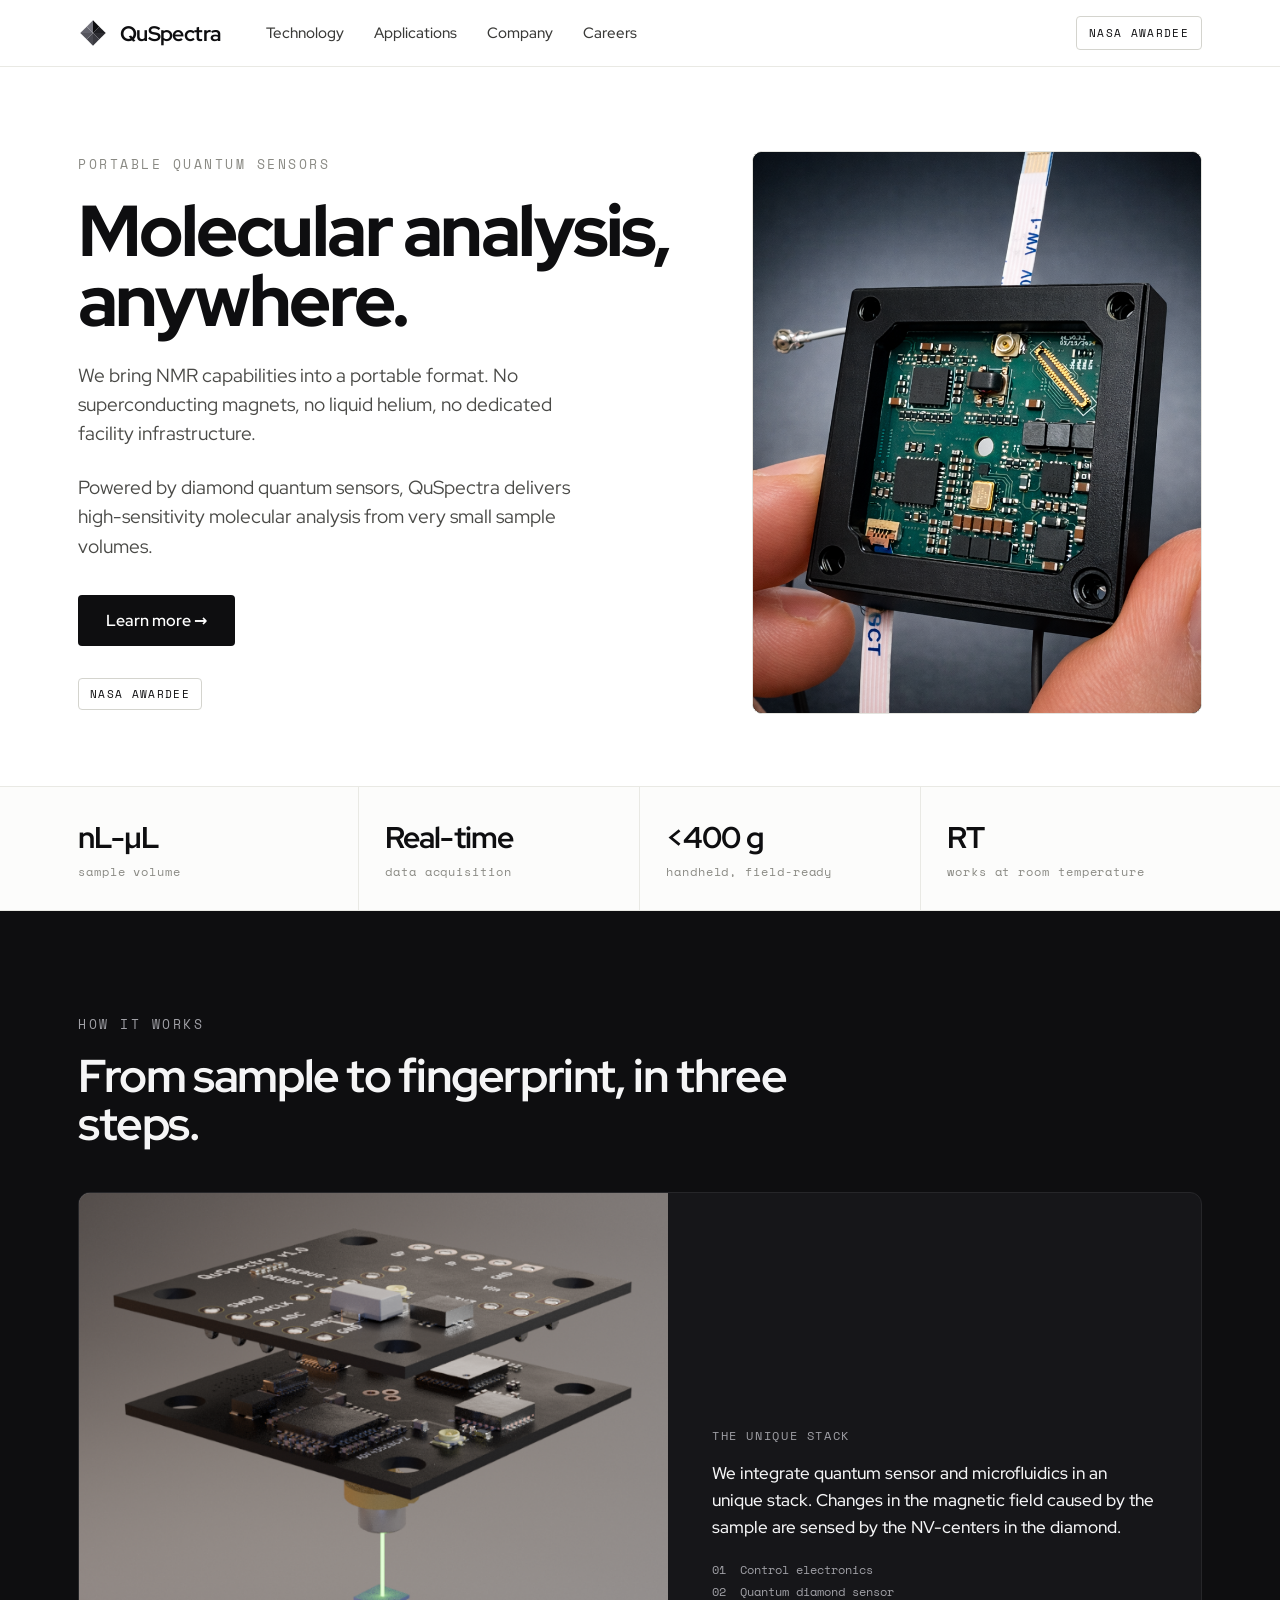
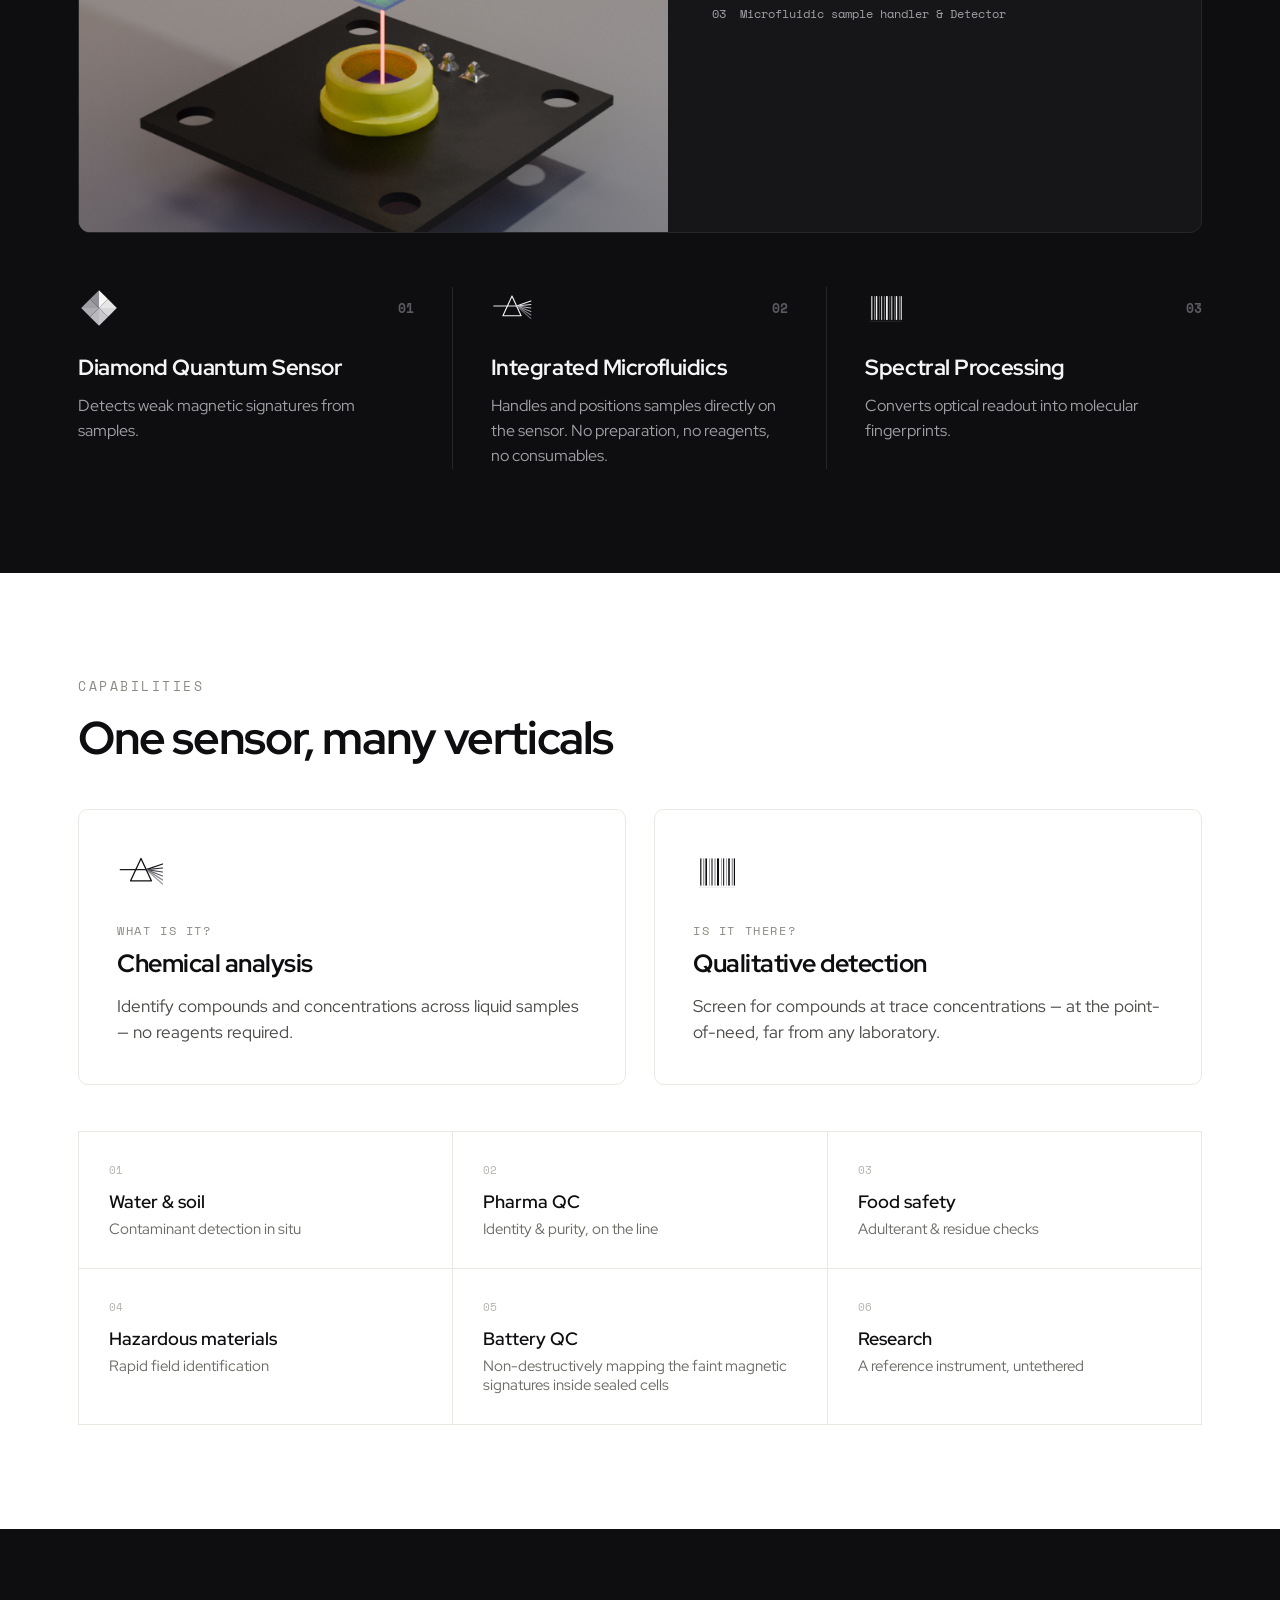
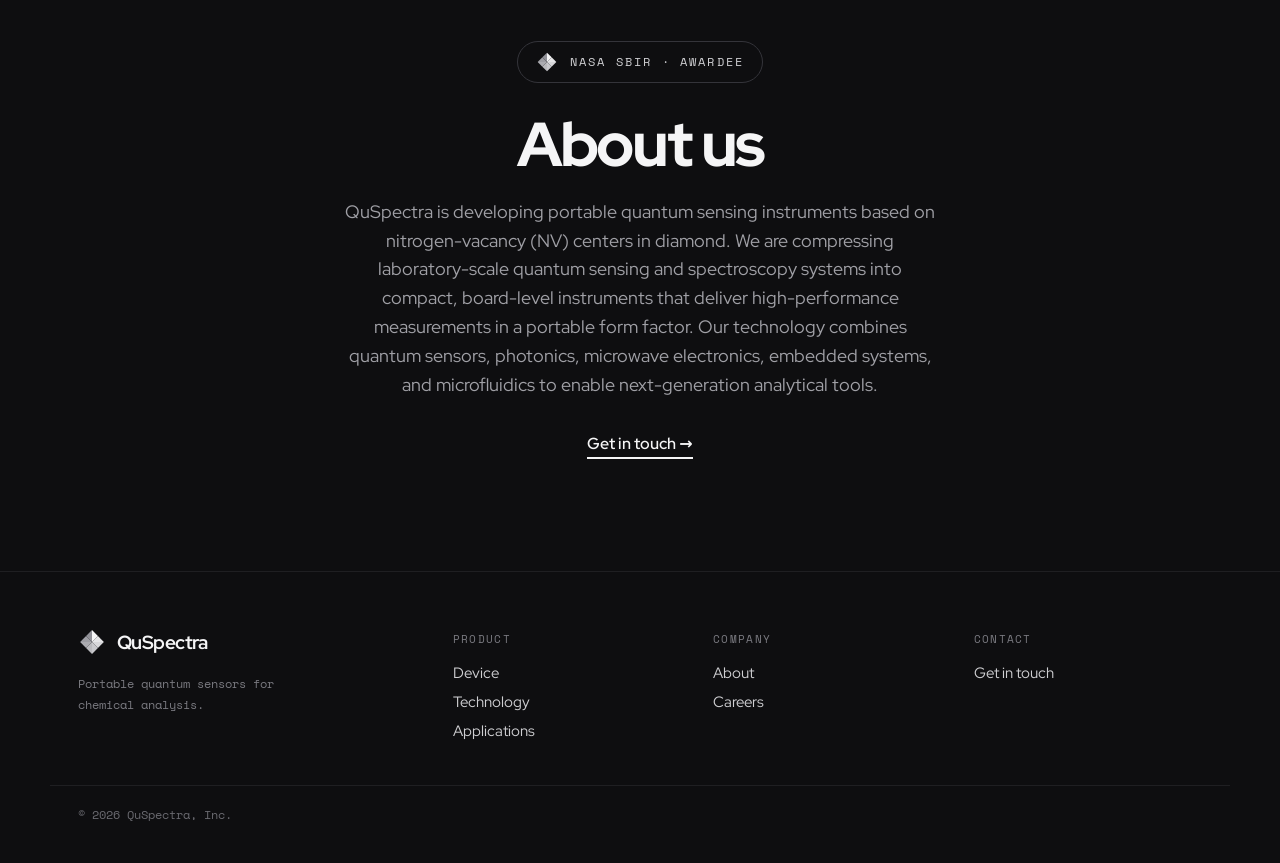
<file: index.html>
<!DOCTYPE html>
<html lang="en">
<head>
  <meta charset="utf-8">
  <meta name="viewport" content="width=device-width, initial-scale=1">
  <title>QuSpectra — Portable quantum sensors</title>
  <meta name="description" content="QuSpectra builds portable quantum sensors that identify chemicals and biomarkers in seconds — quantum spectroscopy in a device that fits in one hand. NASA SBIR awardee.">
  <link rel="icon" type="image/svg+xml" href="icons/facet.svg">
  <link rel="preconnect" href="https://fonts.googleapis.com">
  <link rel="preconnect" href="https://fonts.gstatic.com" crossorigin>
  <link href="https://fonts.googleapis.com/css2?family=Red+Hat+Display:wght@400;500;600;700;800&family=Space+Mono:wght@400;700&display=swap" rel="stylesheet">
  <link rel="stylesheet" href="styles.css">
</head>
<body>

  <!-- NAV -->
  <header class="nav">
    <div class="wrap nav-inner">
      <a href="index.html#top" class="brand">
        <img src="icons/facet.svg" alt="QuSpectra mark" width="30" height="30">
        <span class="brand-name">QuSpectra</span>
      </a>
      <input type="checkbox" id="navToggle" class="nav-toggle" aria-hidden="true">
      <nav class="nav-links">
        <a href="index.html#technology">Technology</a>
        <a href="index.html#applications">Applications</a>
        <a href="index.html#about">Company</a>
        <a href="careers.html">Careers</a>
      </nav>
      <span class="nav-badge">NASA Awardee</span>
      <label for="navToggle" class="nav-burger" role="button" aria-label="Toggle navigation"><span></span><span></span><span></span></label>
    </div>
  </header>

  <!-- HERO -->
  <section id="top" class="wrap hero">
    <div>
      <div class="kicker">Portable quantum sensors</div>
      <h1>Molecular analysis,<br>anywhere.</h1>
      <p class="lede">
        We bring NMR capabilities into a portable format. No superconducting magnets,
        no liquid helium, no dedicated facility infrastructure.
      </p>
      <p class="lede">
        Powered by diamond quantum sensors, QuSpectra delivers high-sensitivity
        molecular analysis from very small sample volumes.
      </p>
      <div class="hero-cta"><a href="#technology" class="btn">Learn more &rarr;</a></div>
      <div class="hero-tags">
        <span class="tag">NASA awardee</span>
      </div>
    </div>
    <div class="hero-media">
      <div class="media-frame">
        <img src="assets/device-front.png" alt="QuSpectra prototype, laser illuminated, held in hand">
      </div>
    </div>
  </section>

  <!-- STATS -->
  <section class="stats">
    <div class="wrap stats-grid">
      <div class="stat"><div class="stat-num">nL-µL</div><div class="stat-label">sample volume</div></div>
      <div class="stat"><div class="stat-num">Real-time</div><div class="stat-label">data acquisition</div></div>
      <div class="stat"><div class="stat-num">&lt;400 g</div><div class="stat-label">handheld, field-ready</div></div>
      <div class="stat"><div class="stat-num">RT</div><div class="stat-label">works at room temperature</div></div>
    </div>
  </section>
  
    <!-- TECHNOLOGY BAND -->
  <section id="technology" class="tech">
    <div class="wrap section">
      <div class="kicker">How it works</div>
      <h2 class="section-title">From sample to fingerprint, in three steps.</h2>
      <div class="tech-card">
        <div class="img-wrap">
          <img src="assets/exploded.png" alt="QuSpectra optical stack, exploded view showing the beam path through the vapor cell">
        </div>
        <div class="tech-text">
          <div class="eyebrow">The unique stack</div>
          <p>We integrate quantum sensor and microfluidics in an unique stack. Changes in the magnetic field caused by the sample are sensed by the NV-centers in the diamond.</p>
          <p class="legend">01&nbsp;&nbsp;Control electronics<br>02&nbsp;&nbsp;Quantum diamond sensor<br>03&nbsp;&nbsp;Microfluidic sample handler &amp; Detector</p>
        </div>
      </div>
      <div class="steps">
        <div class="step">
          <div class="step-head"><img src="icons/facet-white.svg" alt=""><span class="step-no">01</span></div>
          <h3>Diamond Quantum Sensor</h3>
          <p>Detects weak magnetic signatures from samples.</p>
        </div>
        <div class="step">
          <div class="step-head"><img src="icons/prism-white.svg" alt=""><span class="step-no">02</span></div>
          <h3>Integrated Microfluidics</h3>
          <p>Handles and positions samples directly on the sensor. No preparation, no reagents, no consumables.</p>
        </div>
        
        <div class="step">
          <div class="step-head"><img src="icons/spectrum-white.svg" alt=""><span class="step-no">03</span></div>
          <h3>Spectral Processing</h3>
          <p>Converts optical readout into molecular fingerprints.</p>
        </div>
      </div>
    </div>
  </section>


  <!-- CAPABILITIES -->
  <section id="applications" class="wrap section">
    <div class="kicker">Capabilities</div>
    <h2 class="section-title">One sensor, many verticals</h2>
    <div class="caps-grid">
      <div class="card">
        <img class="icon" src="icons/prism.svg" alt="">
        <div class="eyebrow">What is it?</div>
        <h3>Chemical analysis</h3>
        <p>Identify compounds and concentrations across liquid samples— no reagents required.</p>
      </div>
      <div class="card">
        <img class="icon" src="icons/spectrum.svg" alt="">
        <div class="eyebrow">Is it there?</div>
        <h3>Qualitative detection</h3>
        <p>Screen for compounds at trace concentrations — at the point-of-need, far from any laboratory.</p>
      </div>
    </div>
    
     <div class="apps-grid">
        <div class="app"><div class="app-no">01</div><div class="app-name">Water &amp; soil</div><div class="app-desc">Contaminant detection in situ</div></div>
        <div class="app"><div class="app-no">02</div><div class="app-name">Pharma QC</div><div class="app-desc">Identity &amp; purity, on the line</div></div>
        <div class="app"><div class="app-no">03</div><div class="app-name">Food safety</div><div class="app-desc">Adulterant &amp; residue checks</div></div>
        <div class="app"><div class="app-no">04</div><div class="app-name">Hazardous materials</div><div class="app-desc">Rapid field identification</div></div>
        <div class="app"><div class="app-no">05</div><div class="app-name">Battery QC</div><div class="app-desc">Non-destructively mapping the faint magnetic signatures inside sealed cells</div></div>
        <div class="app"><div class="app-no">06</div><div class="app-name">Research</div><div class="app-desc">A reference instrument, untethered</div></div>
  </section>

  
  <!-- CTA -->
  <section id="about" class="cta">
    <div class="cta-inner">
      <div class="cta-badge">
        <img src="icons/facet-white.svg" alt="">
        <span>NASA SBIR &middot; Awardee</span>
      </div>
      <h2>About us</h2>
         <p class="lede">QuSpectra is developing portable quantum sensing instruments based on nitrogen-vacancy (NV) centers in diamond. We are compressing laboratory-scale quantum sensing and spectroscopy systems into compact, board-level instruments that deliver high-performance measurements in a portable form factor. Our technology combines quantum sensors, photonics, microwave electronics, embedded systems, and microfluidics to enable next-generation analytical tools. </p>

      <!-- <p>QuSpectra is developing its portable quantum sensors with support from NASA's Small Business Innovation Research program, building toward instruments that can analyze chemistry anywhere, on Earth and beyond.</p> -->
      <a href="mailto:info@quspectra.com" class="link-underline">Get in touch &rarr;</a>
    </div>
  </section>

  
  <!-- FOOTER -->
  <footer id="company" class="footer">
    <div class="footer-top">
      <div class="footer-brand">
        <div class="footer-brand-row">
          <img src="icons/facet-white.svg" alt="QuSpectra mark">
          <span>QuSpectra</span>
        </div>
        <p>Portable quantum sensors for chemical analysis.</p>
      </div>
      <div class="footer-col">
        <div class="col-title">Product</div>
        <a href="index.html#device">Device</a>
        <a href="index.html#technology">Technology</a>
        <a href="index.html#applications">Applications</a>
      </div>
      <div class="footer-col">
        <div class="col-title">Company</div>
        <a href="index.html#about">About</a>
        <a href="careers.html">Careers</a>
      </div>
      <div class="footer-col">
        <div class="col-title">Contact</div>
        <a href="mailto:info@quspectra.com">Get in touch</a>
      </div>
    </div>
    <div class="footer-bottom">
      <span>© 2026 QuSpectra, Inc.</span>
    </div>
  </footer>

</body>
</html>
</file>
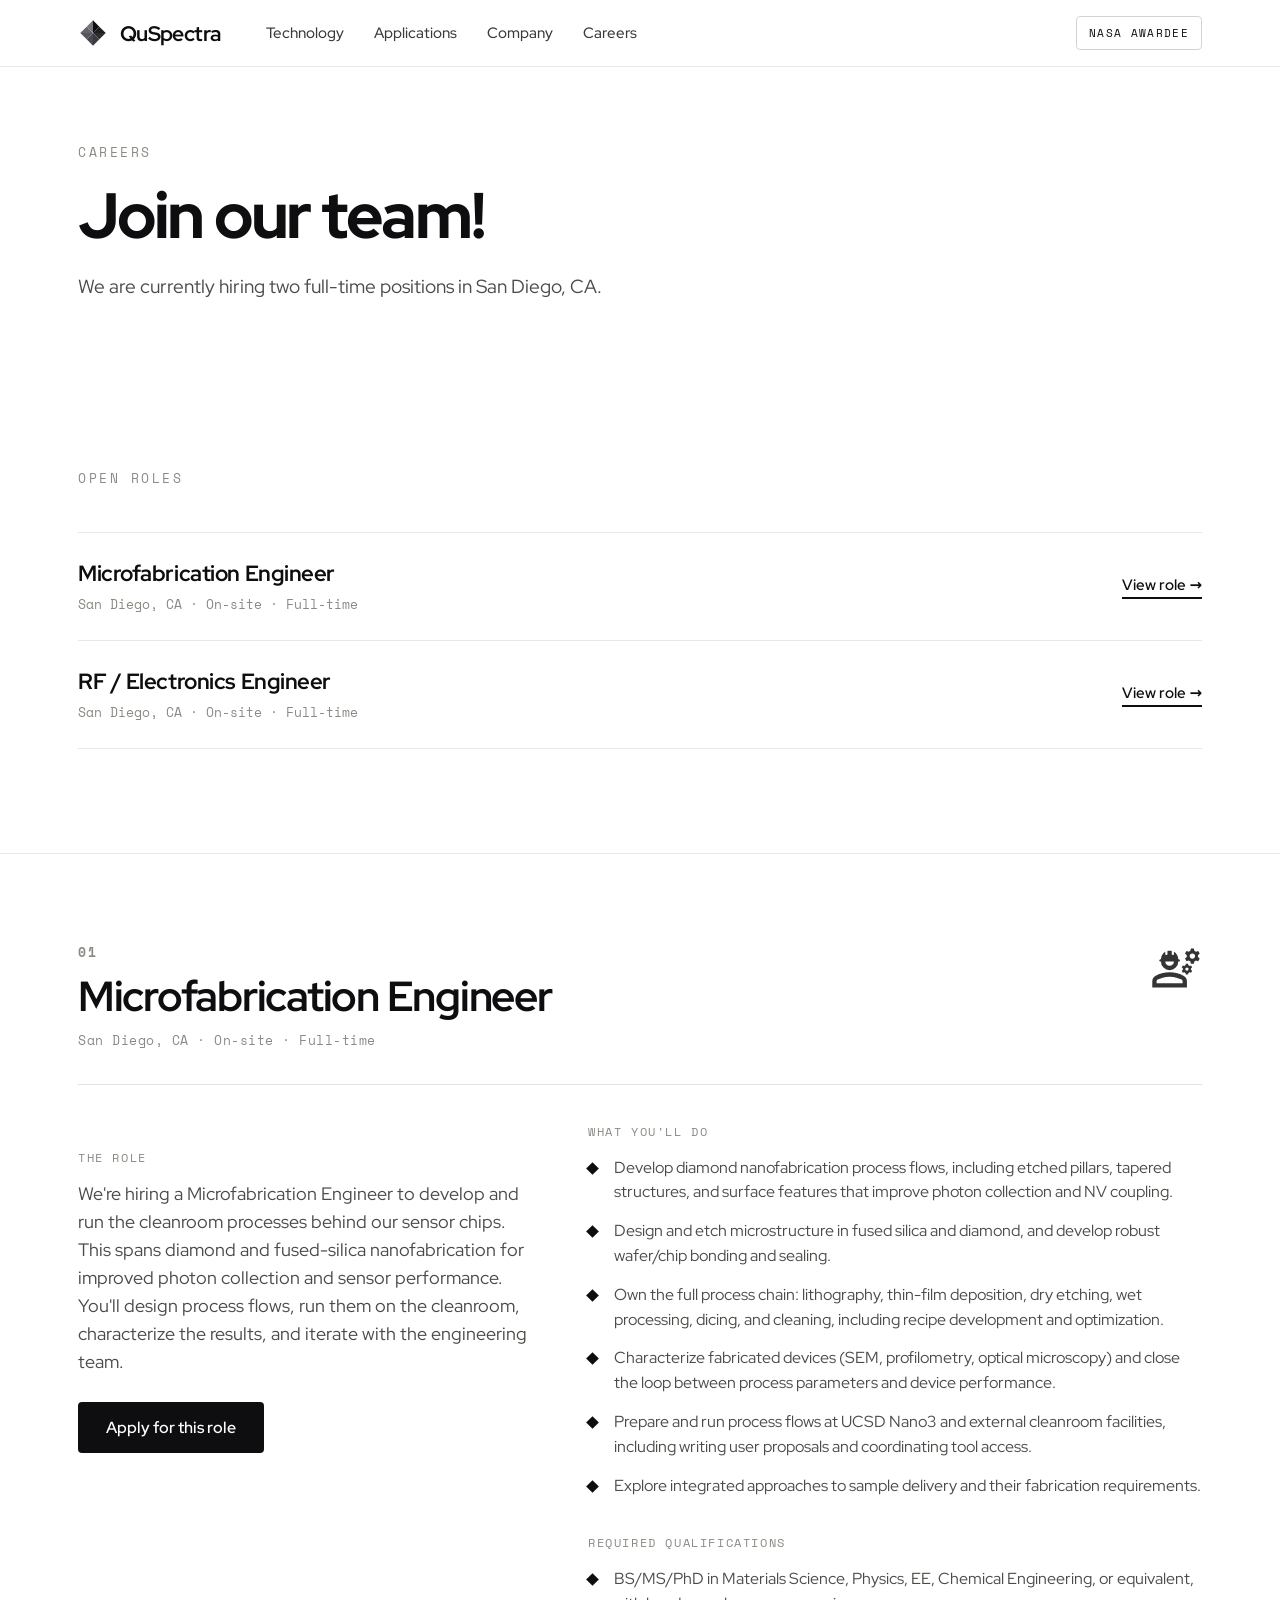
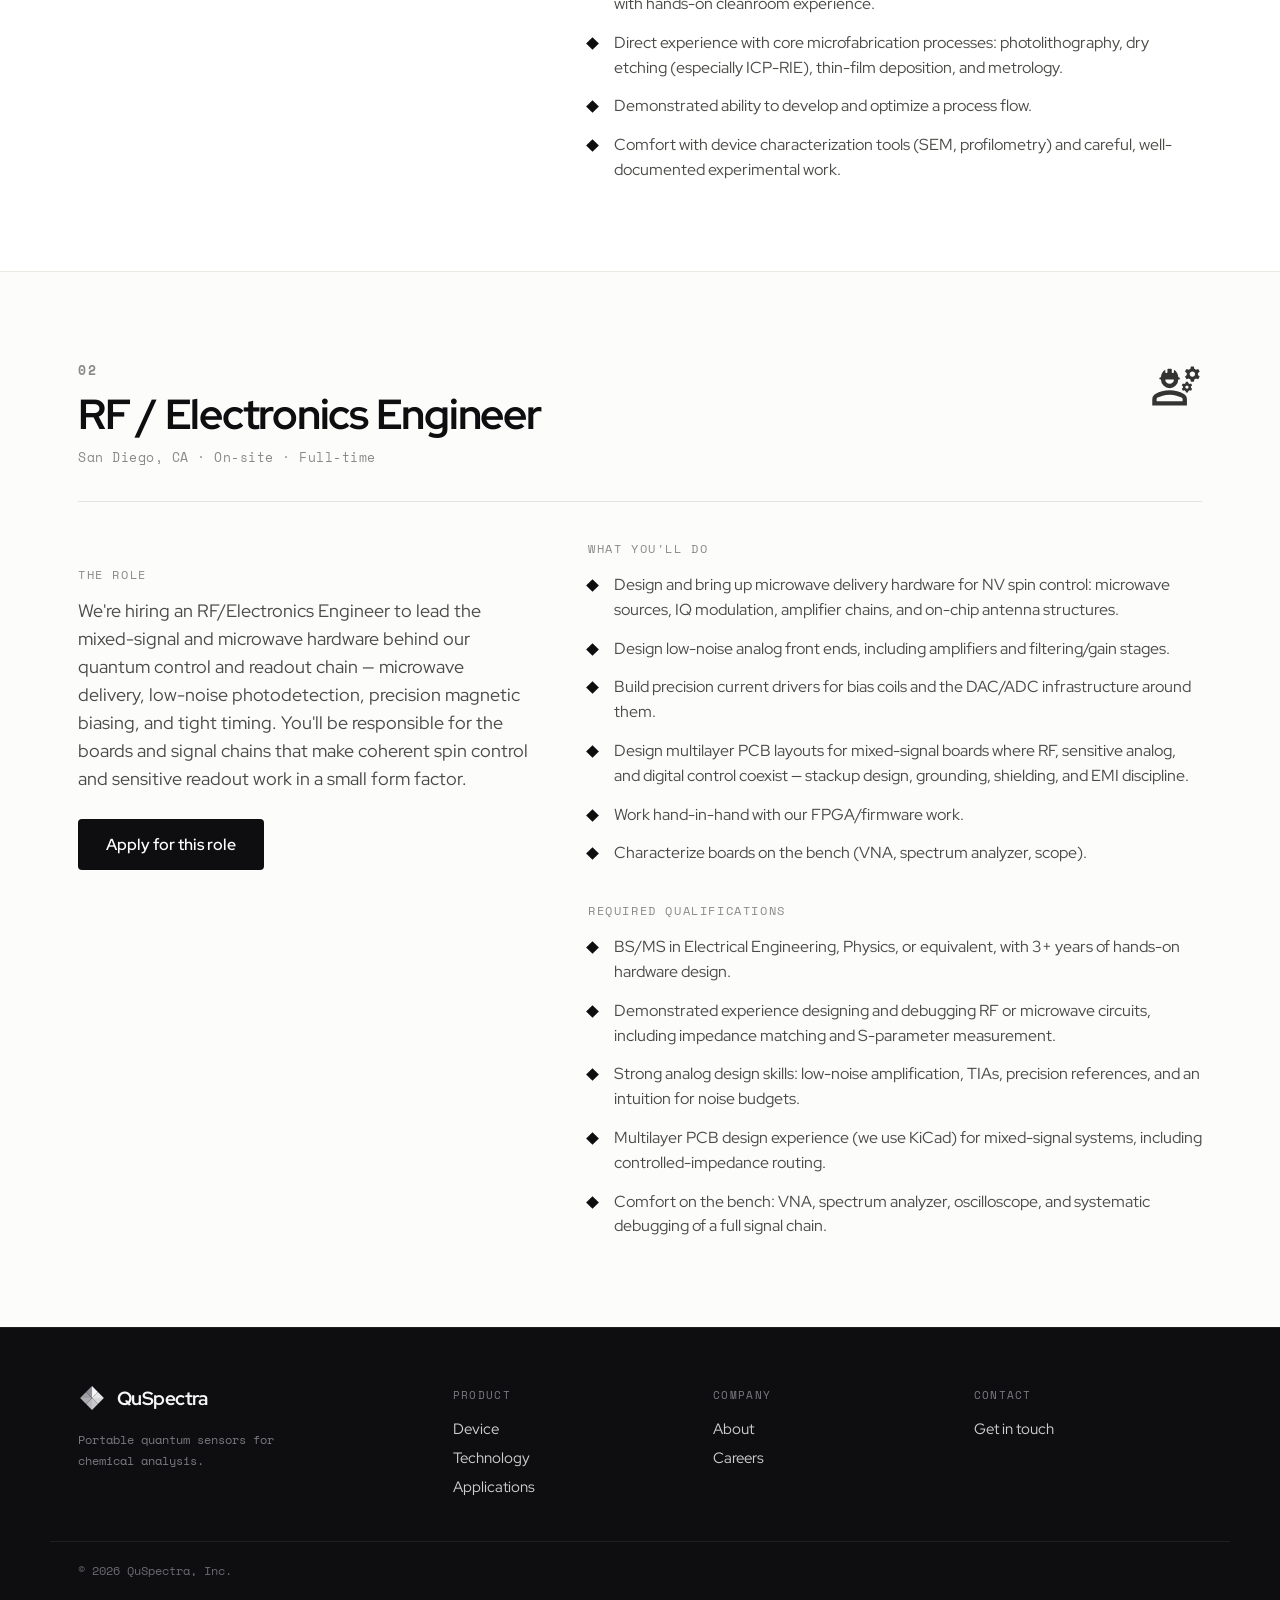
<file: careers.html>
<!DOCTYPE html>
<html lang="en">
<head>
  <meta charset="utf-8">
  <meta name="viewport" content="width=device-width, initial-scale=1">
  <title>Careers — QuSpectra</title>
  <meta name="description" content="Join QuSpectra in San Diego. We're an early-stage, NASA SBIR-backed team building portable quantum sensors. Now hiring a Microfabrication Engineer and an RF / Electronics Engineer.">
  <link rel="icon" type="image/svg+xml" href="icons/facet.svg">
  <link rel="preconnect" href="https://fonts.googleapis.com">
  <link rel="preconnect" href="https://fonts.gstatic.com" crossorigin>
  <link href="https://fonts.googleapis.com/css2?family=Red+Hat+Display:wght@400;500;600;700;800&family=Space+Mono:wght@400;700&display=swap" rel="stylesheet">
  <link rel="stylesheet" href="styles.css">
</head>
<body>

   <!-- NAV -->
  <header class="nav">
    <div class="wrap nav-inner">
      <a href="index.html#top" class="brand">
        <img src="icons/facet.svg" alt="QuSpectra mark" width="30" height="30">
        <span class="brand-name">QuSpectra</span>
      </a>
      <input type="checkbox" id="navToggle" class="nav-toggle" aria-hidden="true">
      <nav class="nav-links">
        <a href="index.html#technology">Technology</a>
        <a href="index.html#applications">Applications</a>
        <a href="index.html#about">Company</a>
        <a href="careers.html">Careers</a>
      </nav>
      <span class="nav-badge">NASA Awardee</span>
      <label for="navToggle" class="nav-burger" role="button" aria-label="Toggle navigation"><span></span><span></span><span></span></label>
    </div>
  </header>

  <!-- HERO -->
  <section class="wrap careers-hero">
    <div class="kicker">Careers</div>
    <h1>Join our team!</h1>
    <p class="lede">We are currently hiring two full-time positions in San Diego, CA. </p>
  </section>

   <!-- ROLE INDEX -->
  <section class="wrap section">
    <div class="kicker">Open roles</div>
    <!-- <h2 class="section-title">Two positions.</h2> -->
    <div class="role-index">
      <a class="role-index-row" href="#microfab">
        <div>
          <h3>Microfabrication Engineer</h3>
          <p>San Diego, CA &middot; On-site &middot; Full-time</p>
        </div>
        <span class="role-index-cta">View role &rarr;</span>
      </a>
      <a class="role-index-row" href="#rf">
        <div>
          <h3>RF / Electronics Engineer</h3>
          <p>San Diego, CA &middot; On-site &middot; Full-time</p>
        </div>
        <span class="role-index-cta">View role &rarr;</span>
      </a>
    </div>
  </section>

  <!-- ROLE 01 — MICROFABRICATION -->
  <article id="microfab" class="role">
    <div class="wrap">
      <div class="role-head">
        <div>
          <div class="role-no mono">01</div>
          <h2 class="role-title">Microfabrication Engineer</h2>
          <p class="role-meta mono">San Diego, CA &middot; On-site &middot; Full-time</p>
        </div>
        <img class="role-icon" src="icons/engineering.svg" alt="">
      </div>

      <div class="role-body">
        <div class="role-lede-col">
          <div class="eyebrow">The role</div>
          <p class="role-lede">We're hiring a Microfabrication Engineer to develop and run the cleanroom processes behind our sensor chips. This spans diamond and fused-silica nanofabrication for improved photon collection and sensor performance. You'll design process flows, run them on the cleanroom, characterize the results, and iterate with the engineering team.</p>
          <a class="btn role-apply" href="mailto:careers@quspectra.com?subject=Microfabrication%20Engineer">Apply for this role</a>
        </div>

        <div class="role-detail">
          <div class="role-block">
            <div class="eyebrow">What you'll do</div>
            <ul class="role-list">
              <li>Develop diamond nanofabrication process flows, including etched pillars, tapered structures, and surface features that improve photon collection and NV coupling.</li>
              <li>Design and etch microstructure in fused silica and diamond, and develop robust wafer/chip bonding and sealing.</li>
              <li>Own the full process chain: lithography, thin-film deposition, dry etching, wet processing, dicing, and cleaning, including recipe development and optimization.</li>
              <li>Characterize fabricated devices (SEM, profilometry, optical microscopy) and close the loop between process parameters and device performance.</li>
              <li>Prepare and run process flows at UCSD Nano3 and external cleanroom facilities, including writing user proposals and coordinating tool access.</li>
              <li>Explore integrated approaches to sample delivery and their fabrication requirements.</li>
            </ul>
          </div>
          <div class="role-block">
            <div class="eyebrow">Required qualifications</div>
            <ul class="role-list">
              <li>BS/MS/PhD in Materials Science, Physics, EE, Chemical Engineering, or equivalent, with hands-on cleanroom experience.</li>
              <li>Direct experience with core microfabrication processes: photolithography, dry etching (especially ICP-RIE), thin-film deposition, and metrology.</li>
              <li>Demonstrated ability to develop and optimize a process flow.</li>
              <li>Comfort with device characterization tools (SEM, profilometry) and careful, well-documented experimental work.</li>
            </ul>
          </div>
        </div>
      </div>
    </div>
  </article>

  <!-- ROLE 02 — RF / ELECTRONICS -->
  <article id="rf" class="role role-alt">
    <div class="wrap">
      <div class="role-head">
        <div>
          <div class="role-no mono">02</div>
          <h2 class="role-title">RF / Electronics Engineer</h2>
          <p class="role-meta mono">San Diego, CA &middot; On-site &middot; Full-time</p>
        </div>
        <img class="role-icon" src="icons/engineering.svg" alt="">
      </div>

      <div class="role-body">
        <div class="role-lede-col">
          <div class="eyebrow">The role</div>
          <p class="role-lede">We're hiring an RF/Electronics Engineer to lead the mixed-signal and microwave hardware behind our quantum control and readout chain — microwave delivery, low-noise photodetection, precision magnetic biasing, and tight timing. You'll be responsible for the boards and signal chains that make coherent spin control and sensitive readout work in a small form factor.</p>
          <a class="btn role-apply" href="mailto:careers@quspectra.com?subject=RF%20%2F%20Electronics%20Engineer">Apply for this role</a>
        </div>

        <div class="role-detail">
          <div class="role-block">
            <div class="eyebrow">What you'll do</div>
            <ul class="role-list">
              <li>Design and bring up microwave delivery hardware for NV spin control: microwave sources, IQ modulation, amplifier chains, and on-chip antenna structures.</li>
              <li>Design low-noise analog front ends, including amplifiers and filtering/gain stages.</li>
              <li>Build precision current drivers for bias coils and the DAC/ADC infrastructure around them.</li>
              <li>Design multilayer PCB layouts for mixed-signal boards where RF, sensitive analog, and digital control coexist — stackup design, grounding, shielding, and EMI discipline.</li>
              <li>Work hand-in-hand with our FPGA/firmware work.</li>
              <li>Characterize boards on the bench (VNA, spectrum analyzer, scope).</li>
            </ul>
          </div>
          <div class="role-block">
            <div class="eyebrow">Required qualifications</div>
            <ul class="role-list">
              <li>BS/MS in Electrical Engineering, Physics, or equivalent, with 3+ years of hands-on hardware design.</li>
              <li>Demonstrated experience designing and debugging RF or microwave circuits, including impedance matching and S-parameter measurement.</li>
              <li>Strong analog design skills: low-noise amplification, TIAs, precision references, and an intuition for noise budgets.</li>
              <li>Multilayer PCB design experience (we use KiCad) for mixed-signal systems, including controlled-impedance routing.</li>
              <li>Comfort on the bench: VNA, spectrum analyzer, oscilloscope, and systematic debugging of a full signal chain.</li>
            </ul>
          </div>
        </div>
      </div>
    </div>
  </article>

  <!-- APPLY -->
  <!-- <section class="cta">
    <div class="cta-inner">
      <div class="cta-badge">
        <img src="icons/facet-white.svg" alt="">
        <span>NASA SBIR &middot; Awardee</span>
      </div>
      <h2>Come build it with us.</h2>
      <p>Send a CV and a short note about what you've built to <a href="mailto:careers@quspectra.com" class="cta-mail">careers@quspectra.com</a>. If neither role fits but the work does, write to us anyway.</p>
      <a href="mailto:careers@quspectra.com" class="link-underline">careers@quspectra.com &rarr;</a>
    </div>
  </section> -->

  <!-- FOOTER -->
  <footer id="company" class="footer">
    <div class="footer-top">
      <div class="footer-brand">
        <div class="footer-brand-row">
          <img src="icons/facet-white.svg" alt="QuSpectra mark">
          <span>QuSpectra</span>
        </div>
        <p>Portable quantum sensors for chemical analysis.</p>
      </div>
      <div class="footer-col">
        <div class="col-title">Product</div>
        <a href="index.html#device">Device</a>
        <a href="index.html#technology">Technology</a>
        <a href="index.html#applications">Applications</a>
      </div>
      <div class="footer-col">
        <div class="col-title">Company</div>
        <a href="index.html#about">About</a>
        <a href="careers.html">Careers</a>
      </div>
      <div class="footer-col">
        <div class="col-title">Contact</div>
        <a href="mailto:info@quspectra.com">Get in touch</a>
      </div>
    </div>
    <div class="footer-bottom">
      <span>© 2026 QuSpectra, Inc.</span>
    </div>
  </footer>

</body>
</html>
</file>
<file: styles.css>
/* QuSpectra — landing page styles */
:root{
  --ink:#0e0e10;
  --paper:#ffffff;
  --soft:#fcfcfb;
  --muted:#4a4a47;
  --faint:#8a8a84;
  --line:#e9e9e4;
  --line2:#e4e4df;
  --max:1180px;
}
*{ box-sizing:border-box; }
html{ -webkit-text-size-adjust:100%; }
body{
  margin:0;
  font-family:'Red Hat Display',system-ui,sans-serif;
  color:var(--ink);
  background:var(--paper);
  -webkit-font-smoothing:antialiased;
}
a{ text-decoration:none; color:inherit; }
img{ display:block; }
h1,h2,h3,p{ margin:0; }
::selection{ background:var(--ink); color:#fff; }

.wrap{ max-width:var(--max); margin:0 auto; padding-left:28px; padding-right:28px; }
.mono{ font-family:'Space Mono',ui-monospace,monospace; }
.kicker{
  font-family:'Space Mono',monospace; font-size:12.5px; letter-spacing:0.2em;
  text-transform:uppercase; color:var(--faint);
}

/* Buttons */
.btn{
  display:inline-block; background:var(--ink); color:#fff; font-weight:600; font-size:16px;
  padding:15px 28px; border-radius:4px; transition:background .15s ease;
}
.btn:hover{ background:#26262a; }
.link-underline{
  display:inline-block; font-weight:600; font-size:16px; padding-bottom:3px;
  border-bottom:2px solid currentColor;
}

/* NAV */
.nav{
  position:sticky; top:0; z-index:50;
  background:rgba(255,255,255,0.86); backdrop-filter:blur(10px);
  border-bottom:1px solid var(--line);
}
.nav-inner{ display:flex; align-items:center; gap:28px; padding-top:16px; padding-bottom:16px; }
.brand{ display:flex; align-items:center; gap:12px; flex:none; }
.brand img{ width:30px; height:30px; }
.brand-name{ font-weight:700; font-size:21px; letter-spacing:-0.03em; }
.nav-links{ display:flex; gap:30px; margin-left:18px; font-size:15px; font-weight:500; color:#3a3a38; }
.nav-links a:hover{ color:var(--ink); }
.nav-toggle{ position:absolute; width:1px; height:1px; opacity:0; pointer-events:none; }
.nav-burger{ display:none; }
.nav-badge{
  margin-left:auto; font-family:'Space Mono',monospace; font-size:11px; letter-spacing:0.12em;
  text-transform:uppercase; border:1px solid #d4d4ce; border-radius:4px; padding:8px 12px; color:var(--ink);
  white-space:nowrap;
}

/* HERO */
.hero{ display:grid; grid-template-columns:1.15fr 0.85fr; gap:64px; align-items:center;
  padding-top:84px; padding-bottom:72px; }
.hero h1{ font-weight:800; font-size:clamp(44px,5.6vw,82px); line-height:0.98;
  letter-spacing:-0.035em; margin-top:22px; }
.lede{ font-size:19px; line-height:1.55; color:var(--muted); max-width:520px; margin-top:24px; }
.hero-cta{ margin-top:34px; }
.hero-tags{ margin-top:32px; display:flex; align-items:center; gap:14px; flex-wrap:wrap; }
.tag{ font-family:'Space Mono',monospace; font-size:11px; letter-spacing:0.12em; text-transform:uppercase;
  border:1px solid #d4d4ce; border-radius:4px; padding:7px 11px; color:var(--ink); }
.tag-note{ font-family:'Space Mono',monospace; font-size:12px; color:var(--faint); }
.hero-media{ position:relative; }
.media-frame{ aspect-ratio:4/5; border:1px solid var(--line2); border-radius:10px; overflow:hidden; background:var(--ink); }
.media-frame img{ width:100%; height:100%; object-fit:cover; object-position:50% 42%; }
.status-chip{
  position:absolute; left:-1px; bottom:24px; transform:translateX(-40%);
  background:var(--ink); color:#fff; font-family:'Space Mono',monospace; font-size:11px; letter-spacing:0.08em;
  padding:9px 14px; border-radius:4px; display:flex; align-items:center; gap:10px; border:1px solid #34343a;
}
.dot{ width:7px; height:7px; border-radius:50%; background:#3ddc84; }

/* STATS */
.stats{ border-top:1px solid var(--line); border-bottom:1px solid var(--line); background:var(--soft); }
.stats-grid{ display:grid; grid-template-columns:repeat(4,1fr); }
.stat{ padding:30px 26px; border-right:1px solid var(--line); }
.stat:first-child{ padding-left:0; }
.stat:last-child{ padding-right:0; border-right:0; }
.stat-num{ font-weight:700; font-size:30px; letter-spacing:-0.03em; }
.stat-label{ font-family:'Space Mono',monospace; font-size:11.5px; letter-spacing:0.08em; color:var(--faint); margin-top:6px; }

/* Section heads */
.section{ padding-top:104px; padding-bottom:104px; }
.section-title{ font-weight:700; font-size:clamp(30px,4vw,46px); letter-spacing:-0.03em;
  line-height:1.04; margin-top:18px; max-width:720px; }

/* CAPABILITIES */
.caps-grid{ display:grid; grid-template-columns:1fr 1fr; gap:28px; margin-top:48px; }
.card{ border:1px solid var(--line); border-radius:10px; padding:38px; }
.card .icon{ width:48px; height:48px; }
.eyebrow{ font-family:'Space Mono',monospace; font-size:11.5px; letter-spacing:0.14em; text-transform:uppercase;
  color:var(--faint); margin-top:26px; }
.card h3{ font-weight:700; font-size:25px; letter-spacing:-0.02em; margin-top:8px; }
.card p{ font-size:16.5px; line-height:1.55; color:var(--muted); margin-top:14px; }

/* TECH BAND (dark) */
.tech{ background:var(--ink); color:#f5f5f6; }
.tech .kicker{ color:#a0a0a6; }
.tech .section-title{ color:#f5f5f6; }
.tech-card{ margin-top:44px; border:1px solid #262629; border-radius:12px; overflow:hidden;
  background:#161619; display:grid; grid-template-columns:1.05fr 0.95fr; }
.tech-card .img-wrap{ background:#8b8b8e; }
.tech-card .img-wrap img{ width:100%; height:100%; object-fit:cover; object-position:50% 46%; }
.tech-text{ padding:44px; display:flex; flex-direction:column; justify-content:center; }
.tech-text .eyebrow{ color:#a0a0a6; }
.tech-text p{ font-size:17px; line-height:1.6; color:#f5f5f6; margin-top:16px; font-weight:500; }
.tech-text .legend{ font-family:'Space Mono',monospace; font-size:12px; line-height:1.8; color:#a0a0a6; margin-top:18px; font-weight:400; }
.steps{ display:grid; grid-template-columns:repeat(3,1fr); margin-top:54px; }
.step{ padding:0 38px; border-right:1px solid #262629; }
.step:first-child{ padding-left:0; }
.step:last-child{ padding-right:0; border-right:0; }
.step-head{ display:flex; align-items:center; justify-content:space-between; }
.step-head img{ width:42px; height:42px; }
.step-no{ font-family:'Space Mono',monospace; font-size:13px; font-weight:700; color:#5a5a60; }
.step h3{ font-weight:700; font-size:22px; letter-spacing:-0.02em; margin-top:24px; color:#f5f5f6; }
.step p{ font-size:16px; line-height:1.55; color:#a0a0a6; margin-top:12px; }

/* DEVICE */
.device{ display:grid; grid-template-columns:0.9fr 1.1fr; gap:64px; align-items:center; }
.device-img{ position:relative; aspect-ratio:1/1; border:1px solid var(--line2); border-radius:10px;
  overflow:hidden; background:var(--ink); }
.device-img img{ width:100%; height:100%; object-fit:cover; }
.ver-chip{ position:absolute; top:16px; left:16px; background:rgba(14,14,16,0.82); color:#fff;
  font-family:'Space Mono',monospace; font-size:11px; letter-spacing:0.1em; padding:6px 11px; border-radius:4px; }
.device-note{ font-family:'Space Mono',monospace; font-size:12px; line-height:1.7; color:var(--faint); margin-top:16px; }
.spec-table{ margin-top:34px; border-top:1px solid var(--line); }
.spec-row{ display:flex; justify-content:space-between; padding:15px 0; border-bottom:1px solid var(--line); }
.spec-row span:first-child{ font-weight:500; color:var(--muted); }
.spec-row .val{ font-family:'Space Mono',monospace; font-size:14px; }

/* APPLICATIONS */
.apps{ background:var(--soft); border-top:1px solid var(--line); border-bottom:1px solid var(--line); }
.apps .section-title{ max-width:640px; font-size:clamp(26px,3.4vw,40px); }
.apps-grid{ display:grid; grid-template-columns:repeat(3,1fr); gap:1px; background:var(--line);
  margin-top:46px; border:1px solid var(--line); }
.app{ background:#fff; padding:30px; }
.app-no{ font-family:'Space Mono',monospace; font-size:11px; color:#b4b4ae; }
.app-name{ font-weight:600; font-size:18px; margin-top:12px; }
.app-desc{ font-size:14.5px; color:#6b6b66; margin-top:6px; }

/* CTA */
.cta{ background:var(--ink); color:#f5f5f6; }
.cta-inner{ max-width:900px; margin:0 auto; padding:112px 28px; text-align:center; }
.cta-badge{ display:inline-flex; align-items:center; gap:12px; border:1px solid #34343a; border-radius:999px; padding:9px 18px; }
.cta-badge img{ width:22px; height:22px; }
.cta-badge span{ font-family:'Space Mono',monospace; font-size:12px; letter-spacing:0.18em; text-transform:uppercase; color:#cfcfd2; }
.cta h2{ font-weight:800; font-size:clamp(34px,5vw,62px); letter-spacing:-0.035em; line-height:1.02; margin-top:30px; }
.cta p{ font-size:18px; line-height:1.6; color:#a0a0a6; max-width:600px; margin:22px auto 0; }
.cta .link-underline{ margin-top:34px; color:#f5f5f6; }
.cta .link-underline:hover{ color:#cfcfd2; }

/* FOOTER */
.footer{ background:var(--ink); color:#f5f5f6; border-top:1px solid #1f1f22; }
.footer-top{ display:grid; grid-template-columns:1.5fr 1fr 1fr 1fr; gap:32px; padding:56px 28px 40px; max-width:var(--max); margin:0 auto; }
.footer-brand-row{ display:flex; align-items:center; gap:11px; }
.footer-brand-row img{ width:28px; height:28px; }
.footer-brand-row span{ font-weight:700; font-size:19px; letter-spacing:-0.03em; }
.footer-brand p{ font-family:'Space Mono',monospace; font-size:12px; line-height:1.7; color:#7a7a80; margin-top:18px; max-width:240px; }
.footer-col{ font-size:14.5px; line-height:2; }
.footer-col .col-title{ font-family:'Space Mono',monospace; font-size:11px; letter-spacing:0.12em; text-transform:uppercase; color:#7a7a80; margin-bottom:8px; }
.footer-col a{ color:#cfcfd2; display:block; }
.footer-col a:hover{ color:#fff; }
.footer-bottom{ max-width:var(--max); margin:0 auto; padding:20px 28px 40px; border-top:1px solid #1f1f22;
  display:flex; justify-content:space-between; gap:16px; flex-wrap:wrap;
  font-family:'Space Mono',monospace; font-size:11.5px; color:#6a6a70; }

/* CAREERS */
.careers-hero{ padding-top:76px; padding-bottom:64px; }
.careers-hero h1{ font-weight:800; font-size:clamp(38px,5vw,64px); line-height:1.0;
  letter-spacing:-0.035em; margin-top:22px; max-width:820px; }
.careers-hero .lede{ max-width:640px; }
.stats-3{ grid-template-columns:repeat(3,1fr); }

.role-index{ margin-top:44px; border-top:1px solid var(--line); }
.role-index-row{ display:flex; justify-content:space-between; align-items:center; gap:24px;
  padding:26px 0; border-bottom:1px solid var(--line); transition:padding-left .15s ease; }
.role-index-row:hover{ padding-left:8px; }
.role-index-row h3{ font-weight:700; font-size:22px; letter-spacing:-0.02em; }
.role-index-row p{ font-family:'Space Mono',monospace; font-size:12.5px; color:var(--faint); margin-top:7px; }
.role-index-cta{ font-weight:600; font-size:15px; white-space:nowrap; border-bottom:2px solid currentColor; padding-bottom:2px; }

.role{ padding-top:88px; padding-bottom:88px; border-top:1px solid var(--line); }
.role-alt{ background:var(--soft); }
.role-head{ display:flex; justify-content:space-between; align-items:flex-start; gap:24px;
  padding-bottom:34px; border-bottom:1px solid var(--line2); }
.role-no{ font-size:13px; font-weight:700; color:var(--faint); letter-spacing:0.12em; }
.role-title{ font-weight:700; font-size:clamp(28px,3.6vw,42px); letter-spacing:-0.03em;
  line-height:1.05; margin-top:12px; }
.role-meta{ font-size:12.5px; color:var(--faint); margin-top:12px; letter-spacing:0.04em; }
.role-icon{ width:52px; height:52px; flex:none; opacity:0.9; }

.role-body{ display:grid; grid-template-columns:0.85fr 1.15fr; gap:56px; padding-top:38px; }
.role-lede{ font-size:17.5px; line-height:1.6; color:var(--muted); margin-top:14px; }
.role-apply{ margin-top:26px; }
.role-detail{ display:flex; flex-direction:column; gap:36px; }
.role-block .eyebrow{ margin-top:0; }
.role-list{ list-style:none; margin:16px 0 0; padding:0; }
.role-list li{ position:relative; font-size:16px; line-height:1.55; color:var(--muted);
  padding-left:26px; padding-bottom:14px; }
.role-list li:last-child{ padding-bottom:0; }
.role-list li::before{ content:""; position:absolute; left:0; top:8px; width:9px; height:9px;
  background:var(--ink); transform:rotate(45deg); }
.cta-mail{ color:#f5f5f6; border-bottom:1px solid #5a5a60; }
.cta-mail:hover{ border-bottom-color:#f5f5f6; }

/* RESPONSIVE */
@media (max-width:900px){
  /* collapsed nav */
  .nav-inner{ flex-wrap:wrap; gap:14px; }
  .nav-badge{ order:2; margin-left:auto; }
  .nav-burger{
    order:3; display:flex; flex-direction:column; align-items:center; justify-content:center; gap:5px;
    width:44px; height:44px; flex:none; cursor:pointer;
    border:1px solid #d4d4ce; border-radius:5px; background:#fff;
  }
  .nav-burger span{
    display:block; width:18px; height:1.5px; background:var(--ink);
    transition:transform .25s ease, opacity .18s ease;
  }
  .nav-toggle:focus-visible ~ .nav-burger{ outline:2px solid var(--ink); outline-offset:2px; }
  .nav-toggle:checked ~ .nav-burger span:nth-child(1){ transform:translateY(6.5px) rotate(45deg); }
  .nav-toggle:checked ~ .nav-burger span:nth-child(2){ opacity:0; }
  .nav-toggle:checked ~ .nav-burger span:nth-child(3){ transform:translateY(-6.5px) rotate(-45deg); }
  .nav-links{
    order:4; display:flex; flex-direction:column; gap:0; width:100%;
    margin-left:0; font-size:16px;
    max-height:0; overflow:hidden; visibility:hidden;
    transition:max-height .3s ease, visibility .3s ease;
  }
  .nav-links a{ padding:15px 2px; border-top:1px solid var(--line); }
  .nav-toggle:checked ~ .nav-links{ max-height:340px; visibility:visible; }
  .hero{ grid-template-columns:1fr; gap:36px; padding-top:56px; padding-bottom:56px; }
  .hero-media{ max-width:440px; }
  .stats-grid{ grid-template-columns:1fr 1fr; }
  .stat{ padding:24px 22px; }
  .stat:nth-child(2){ padding-right:0; border-right:0; }
  .stat:nth-child(3){ padding-left:0; }
  .stat:nth-child(1),.stat:nth-child(2){ border-bottom:1px solid var(--line); }
  .section{ padding-top:72px; padding-bottom:72px; }
  .caps-grid{ grid-template-columns:1fr; }
  .tech-card{ grid-template-columns:1fr; }
  .tech-card .img-wrap{ aspect-ratio:16/10; }
  .steps{ grid-template-columns:1fr; gap:34px; }
  .step{ padding:0; border-right:0; border-top:1px solid #262629; padding-top:28px; }
  .step:first-child{ border-top:0; padding-top:0; }
  .device{ grid-template-columns:1fr; gap:36px; }
  .apps-grid{ grid-template-columns:1fr 1fr; }
  .footer-top{ grid-template-columns:1fr 1fr; gap:28px; }
  .footer-brand{ grid-column:1 / -1; }
  .careers-hero{ padding-top:52px; padding-bottom:44px; }
  .stats-3{ grid-template-columns:1fr; }
  .stats-3 .stat{ padding:22px 0; border-right:0; border-bottom:1px solid var(--line); }
  .stats-3 .stat:last-child{ border-bottom:0; }
  .role{ padding-top:60px; padding-bottom:60px; }
  .role-body{ grid-template-columns:1fr; gap:36px; padding-top:30px; }
  .role-icon{ width:42px; height:42px; }
}
@media (max-width:560px){
  .wrap{ padding-left:20px; padding-right:20px; }
  .nav-badge{ font-size:10px; padding:7px 9px; }
  .stats-grid{ grid-template-columns:1fr 1fr; }
  .apps-grid{ grid-template-columns:1fr; }
  .footer-top{ grid-template-columns:1fr; }
  .cta-inner{ padding:80px 20px; }
}
</file>
